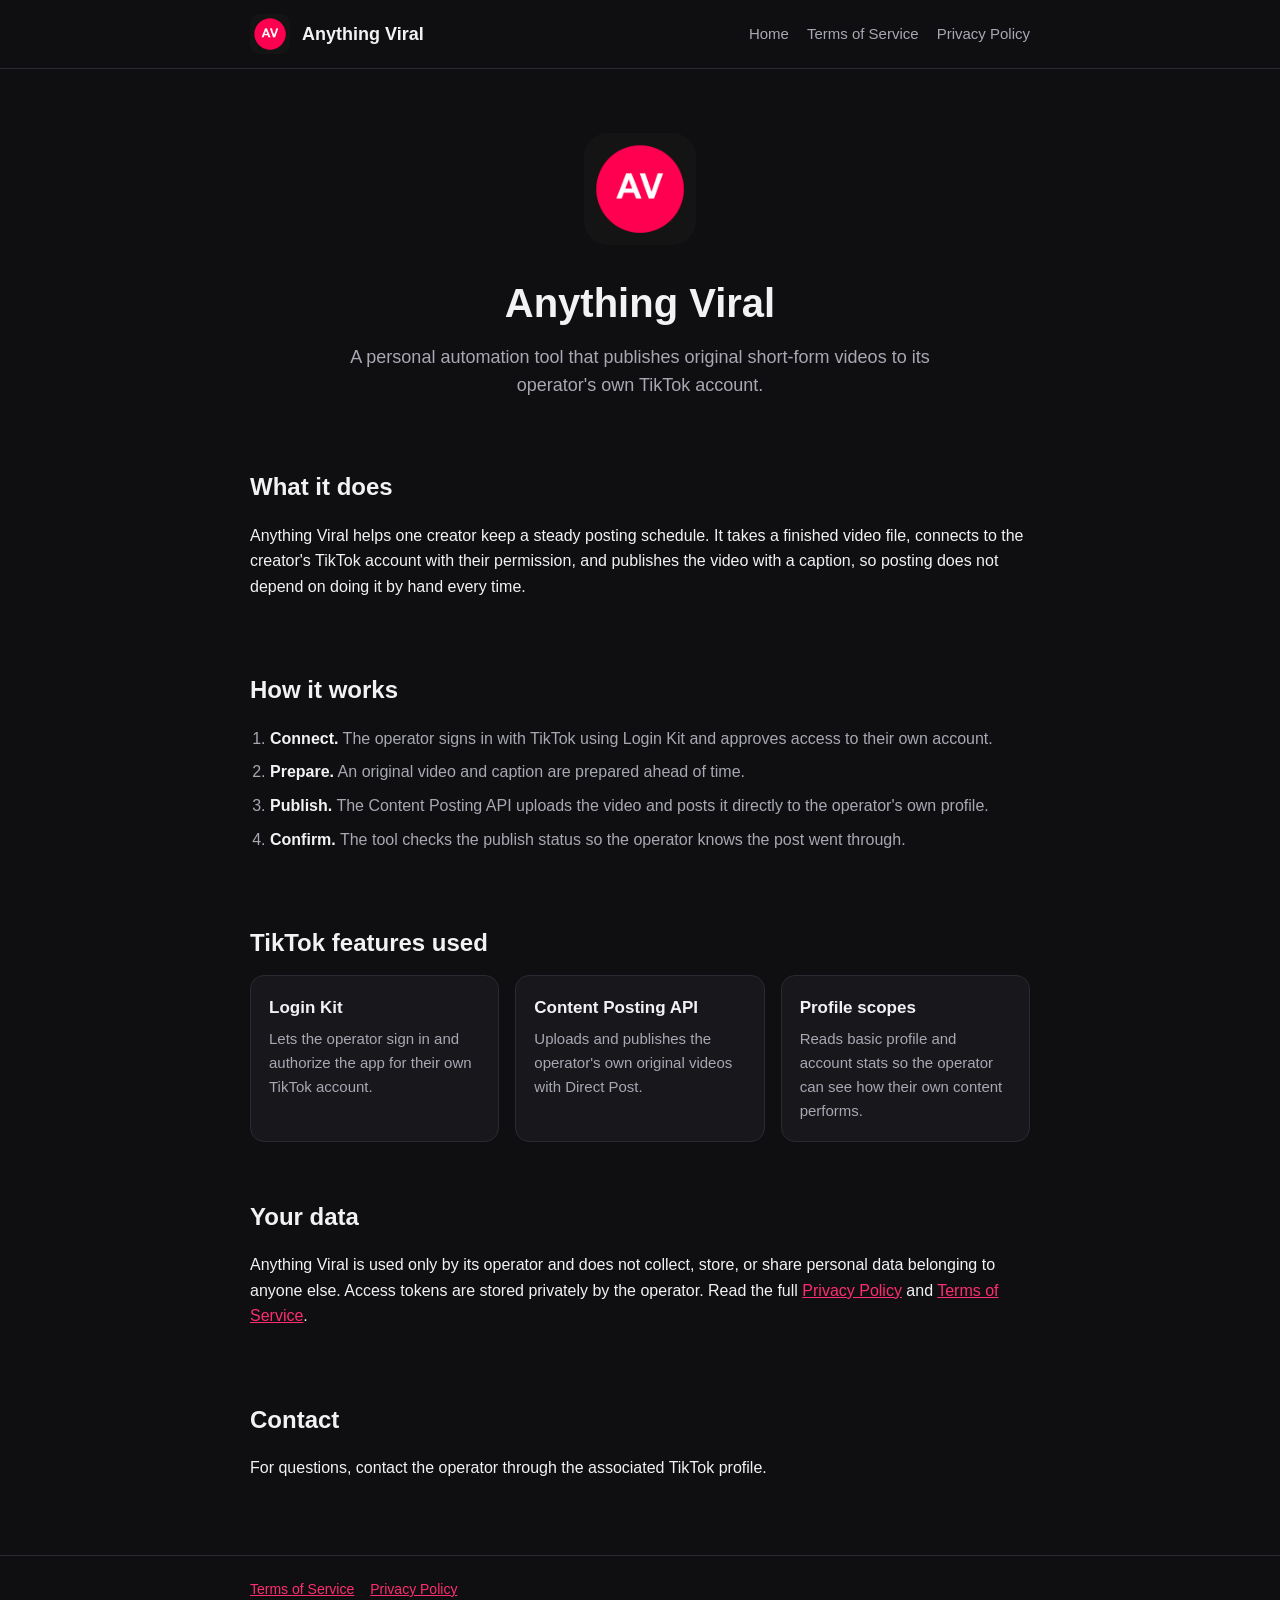
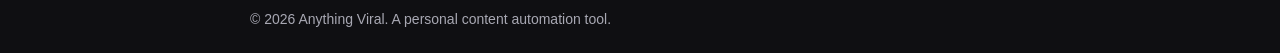
<file: index.html>
<!DOCTYPE html>
<html lang="en">
<head>
<meta charset="UTF-8">
<meta name="viewport" content="width=device-width, initial-scale=1">
<title>Anything Viral</title>
<link rel="icon" type="image/png" href="app_icon.png">
<link rel="apple-touch-icon" href="app_icon.png">
<link rel="stylesheet" href="style.css">
</head>
<body>
<header class="site"><div class="wrap">
<a class="brand" href="index.html"><img src="app_icon.png" alt="Anything Viral logo"><span>Anything Viral</span></a>
<nav><a href="index.html">Home</a><a href="terms.html">Terms of Service</a><a href="privacy.html">Privacy Policy</a></nav>
</div></header>
<main>
<div class="wrap">
<div class="hero">
<img src="app_icon.png" alt="Anything Viral logo">
<h1>Anything Viral</h1>
<p>A personal automation tool that publishes original short-form videos to its operator's own TikTok account.</p>
</div>

<section>
<h2>What it does</h2>
<p>Anything Viral helps one creator keep a steady posting schedule. It takes a finished video file, connects to the creator's TikTok account with their permission, and publishes the video with a caption, so posting does not depend on doing it by hand every time.</p>
</section>

<section>
<h2>How it works</h2>
<ol class="steps">
<li><b>Connect.</b> The operator signs in with TikTok using Login Kit and approves access to their own account.</li>
<li><b>Prepare.</b> An original video and caption are prepared ahead of time.</li>
<li><b>Publish.</b> The Content Posting API uploads the video and posts it directly to the operator's own profile.</li>
<li><b>Confirm.</b> The tool checks the publish status so the operator knows the post went through.</li>
</ol>
</section>

<section>
<h2>TikTok features used</h2>
<div class="grid">
<div class="card"><h3>Login Kit</h3><p>Lets the operator sign in and authorize the app for their own TikTok account.</p></div>
<div class="card"><h3>Content Posting API</h3><p>Uploads and publishes the operator's own original videos with Direct Post.</p></div>
<div class="card"><h3>Profile scopes</h3><p>Reads basic profile and account stats so the operator can see how their own content performs.</p></div>
</div>
</section>

<section>
<h2>Your data</h2>
<p>Anything Viral is used only by its operator and does not collect, store, or share personal data belonging to anyone else. Access tokens are stored privately by the operator. Read the full <a href="privacy.html">Privacy Policy</a> and <a href="terms.html">Terms of Service</a>.</p>
</section>

<section>
<h2>Contact</h2>
<p>For questions, contact the operator through the associated TikTok profile.</p>
</section>
</div>
</main>
<footer class="site"><div class="wrap">
<a href="terms.html">Terms of Service</a><a href="privacy.html">Privacy Policy</a>
<div style="margin-top:8px">&copy; 2026 Anything Viral. A personal content automation tool.</div>
</div></footer>
</body>
</html>
</file>
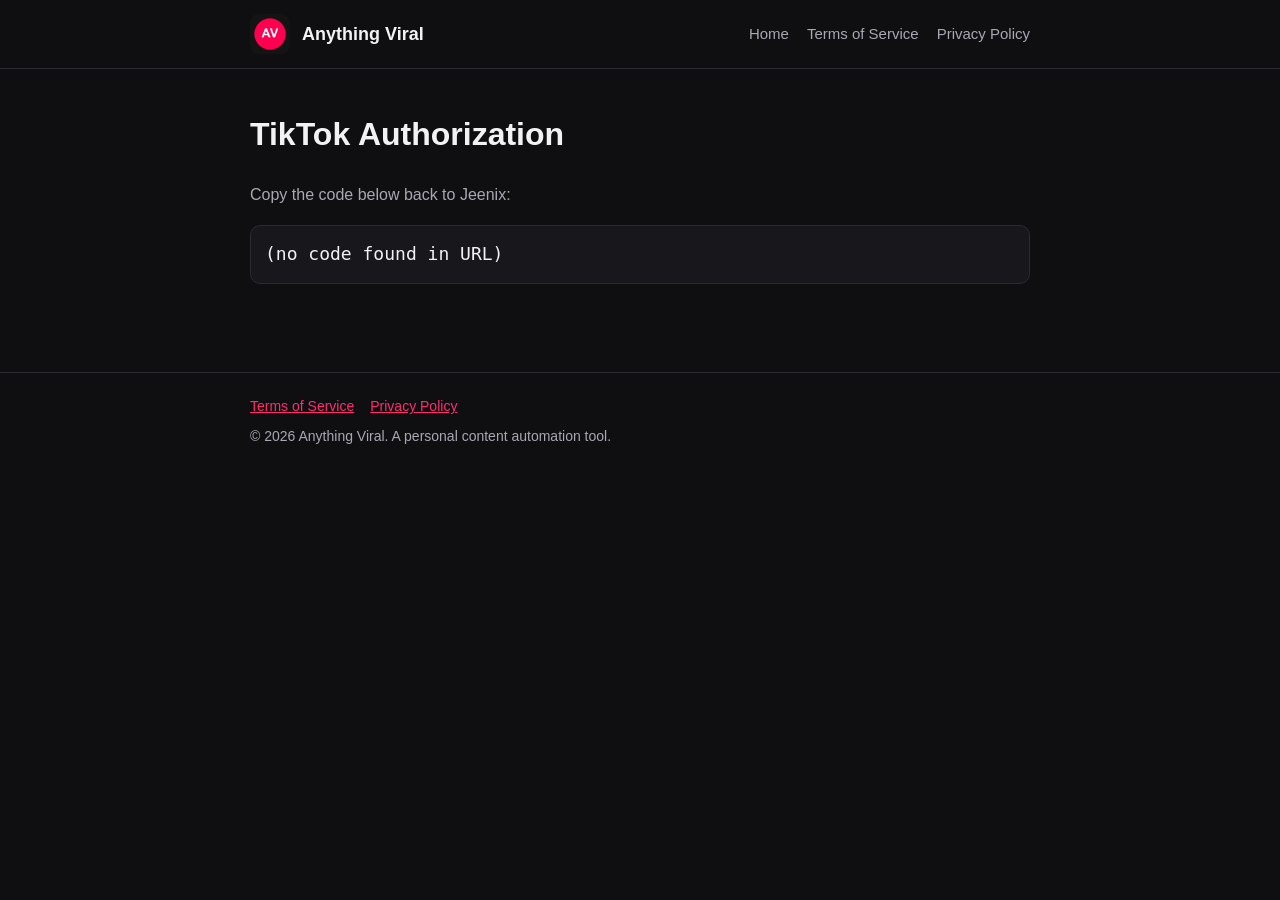
<file: callback.html>
<!DOCTYPE html>
<html lang="en">
<head>
<meta charset="UTF-8">
<meta name="viewport" content="width=device-width, initial-scale=1">
<title>TikTok Authorization - Anything Viral</title>
<link rel="icon" type="image/png" href="app_icon.png">
<link rel="apple-touch-icon" href="app_icon.png">
<link rel="stylesheet" href="style.css">
</head>
<body>
<header class="site"><div class="wrap">
<a class="brand" href="index.html"><img src="app_icon.png" alt="Anything Viral logo"><span>Anything Viral</span></a>
<nav><a href="index.html">Home</a><a href="terms.html">Terms of Service</a><a href="privacy.html">Privacy Policy</a></nav>
</div></header>
<main class="doc"><div class="wrap">
<h1>TikTok Authorization</h1>
<p>Copy the code below back to Jeenix:</p>
<pre id="code"></pre>
<script>
const params = new URLSearchParams(window.location.search);
document.getElementById('code').textContent = params.get('code') || '(no code found in URL)';
</script>
</div></main>
<footer class="site"><div class="wrap">
<a href="terms.html">Terms of Service</a><a href="privacy.html">Privacy Policy</a>
<div style="margin-top:8px">&copy; 2026 Anything Viral. A personal content automation tool.</div>
</div></footer>
</body>
</html>
</file>
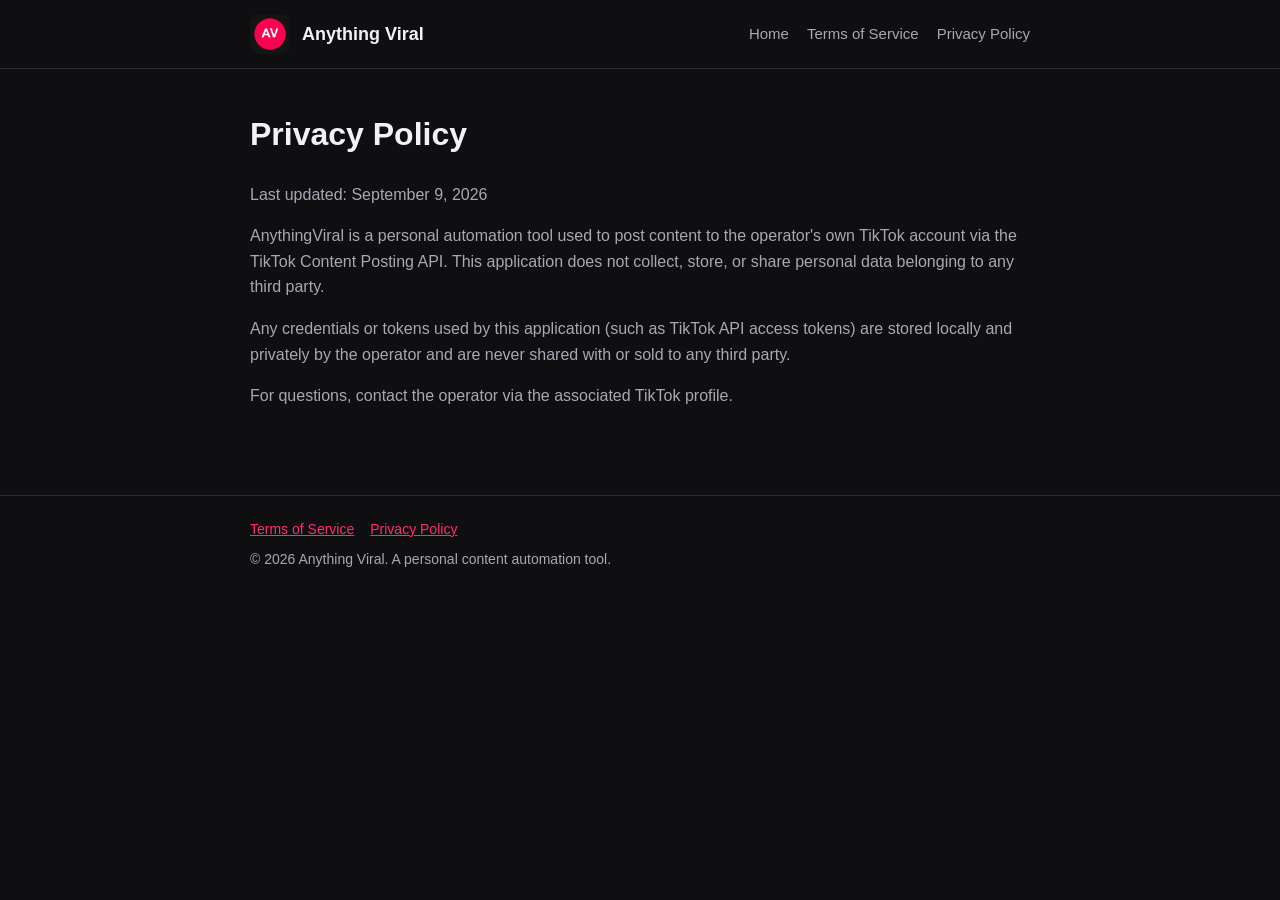
<file: privacy.html>
<!DOCTYPE html>
<html lang="en">
<head>
<meta charset="UTF-8">
<meta name="viewport" content="width=device-width, initial-scale=1">
<title>Privacy Policy - Anything Viral</title>
<link rel="icon" type="image/png" href="app_icon.png">
<link rel="apple-touch-icon" href="app_icon.png">
<link rel="stylesheet" href="style.css">
</head>
<body>
<header class="site"><div class="wrap">
<a class="brand" href="index.html"><img src="app_icon.png" alt="Anything Viral logo"><span>Anything Viral</span></a>
<nav><a href="index.html">Home</a><a href="terms.html">Terms of Service</a><a href="privacy.html">Privacy Policy</a></nav>
</div></header>
<main class="doc"><div class="wrap">
<h1>Privacy Policy</h1>
<p>Last updated: September 9, 2026</p>
<p>AnythingViral is a personal automation tool used to post content to the operator's own TikTok account via the TikTok Content Posting API. This application does not collect, store, or share personal data belonging to any third party.</p>
<p>Any credentials or tokens used by this application (such as TikTok API access tokens) are stored locally and privately by the operator and are never shared with or sold to any third party.</p>
<p>For questions, contact the operator via the associated TikTok profile.</p>
</div></main>
<footer class="site"><div class="wrap">
<a href="terms.html">Terms of Service</a><a href="privacy.html">Privacy Policy</a>
<div style="margin-top:8px">&copy; 2026 Anything Viral. A personal content automation tool.</div>
</div></footer>
</body>
</html>
</file>
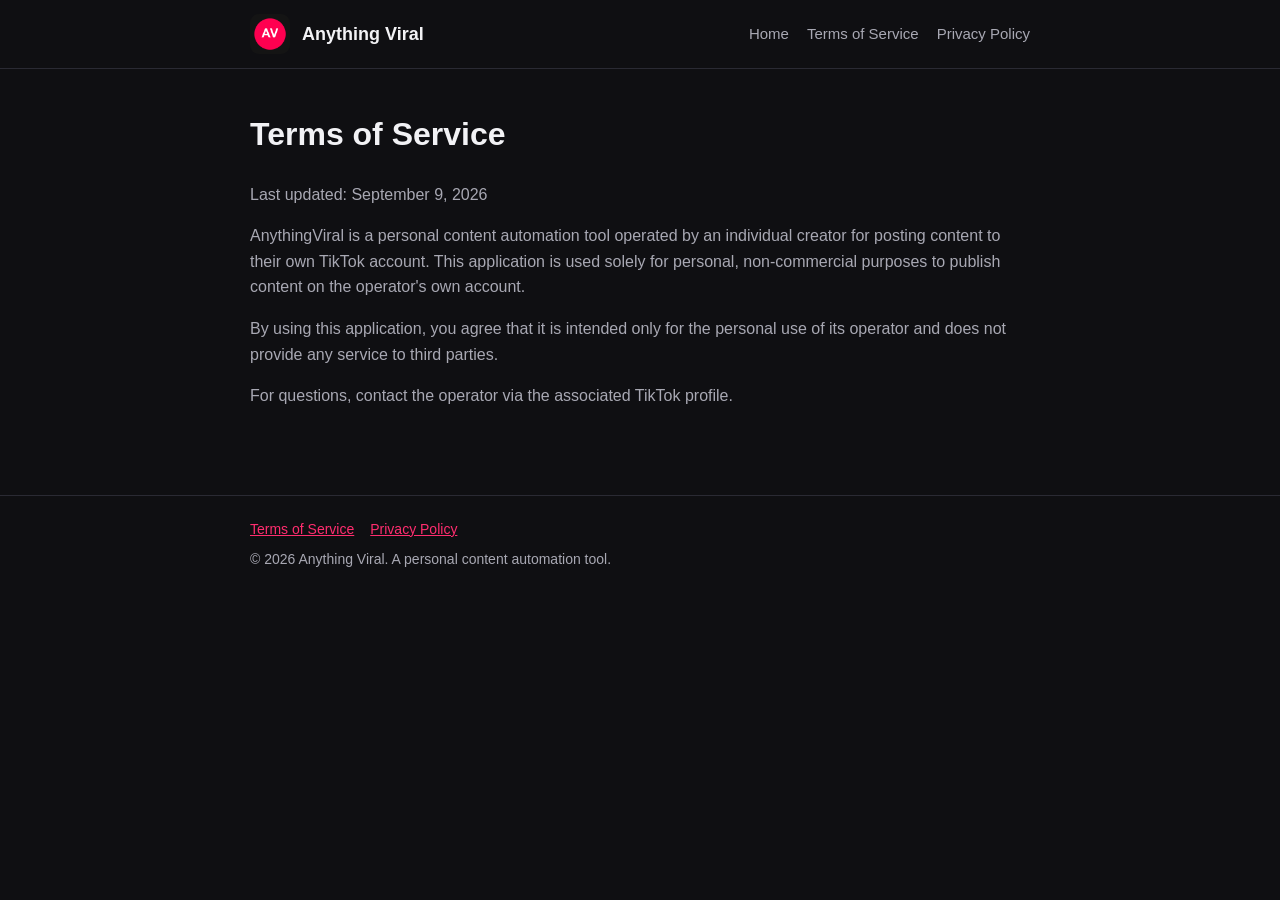
<file: terms.html>
<!DOCTYPE html>
<html lang="en">
<head>
<meta charset="UTF-8">
<meta name="viewport" content="width=device-width, initial-scale=1">
<title>Terms of Service - Anything Viral</title>
<link rel="icon" type="image/png" href="app_icon.png">
<link rel="apple-touch-icon" href="app_icon.png">
<link rel="stylesheet" href="style.css">
</head>
<body>
<header class="site"><div class="wrap">
<a class="brand" href="index.html"><img src="app_icon.png" alt="Anything Viral logo"><span>Anything Viral</span></a>
<nav><a href="index.html">Home</a><a href="terms.html">Terms of Service</a><a href="privacy.html">Privacy Policy</a></nav>
</div></header>
<main class="doc"><div class="wrap">
<h1>Terms of Service</h1>
<p>Last updated: September 9, 2026</p>
<p>AnythingViral is a personal content automation tool operated by an individual creator for posting content to their own TikTok account. This application is used solely for personal, non-commercial purposes to publish content on the operator's own account.</p>
<p>By using this application, you agree that it is intended only for the personal use of its operator and does not provide any service to third parties.</p>
<p>For questions, contact the operator via the associated TikTok profile.</p>
</div></main>
<footer class="site"><div class="wrap">
<a href="terms.html">Terms of Service</a><a href="privacy.html">Privacy Policy</a>
<div style="margin-top:8px">&copy; 2026 Anything Viral. A personal content automation tool.</div>
</div></footer>
</body>
</html>
</file>
<file: style.css>
:root{--bg:#0f0f12;--card:#17171c;--text:#f2f2f5;--muted:#a8a8b3;--pink:#ff2d6f;--line:#2a2a33}
*{box-sizing:border-box}
body{margin:0;background:var(--bg);color:var(--text);font-family:-apple-system,BlinkMacSystemFont,"Segoe UI",Roboto,Helvetica,Arial,sans-serif;line-height:1.6}
a{color:var(--pink)}
.wrap{max-width:820px;margin:0 auto;padding:0 20px}
header.site{border-bottom:1px solid var(--line)}
header.site .wrap{display:flex;align-items:center;justify-content:space-between;padding-top:14px;padding-bottom:14px;flex-wrap:wrap;gap:10px}
.brand{display:flex;align-items:center;gap:12px;text-decoration:none;color:var(--text);font-weight:700;font-size:18px}
.brand img{width:40px;height:40px;border-radius:9px}
nav a{margin-left:18px;text-decoration:none;color:var(--muted);font-size:15px}
nav a:hover{color:var(--text)}
.hero{padding:64px 0 40px;text-align:center}
.hero img{width:112px;height:112px;border-radius:24px}
.hero h1{font-size:40px;margin:18px 0 8px}
.hero p{color:var(--muted);font-size:18px;max-width:600px;margin:0 auto}
section{padding:28px 0}
h2{font-size:24px;margin:0 0 12px}
.grid{display:grid;grid-template-columns:repeat(auto-fit,minmax(230px,1fr));gap:16px}
.card{background:var(--card);border:1px solid var(--line);border-radius:14px;padding:18px}
.card h3{margin:0 0 6px;font-size:17px}
.card p{margin:0;color:var(--muted);font-size:15px}
ol.steps{padding-left:20px;color:var(--muted)}
ol.steps li{margin:8px 0}
ol.steps b{color:var(--text)}
main.doc{padding:40px 0}
main.doc h1{font-size:32px;margin-top:0}
main.doc p{color:var(--muted)}
pre#code{background:var(--card);border:1px solid var(--line);color:var(--text);border-radius:10px;padding:14px;font-size:18px;word-break:break-all;white-space:pre-wrap}
footer.site{border-top:1px solid var(--line);margin-top:30px;padding:22px 0;color:var(--muted);font-size:14px}
footer.site a{margin-right:16px}
</file>
